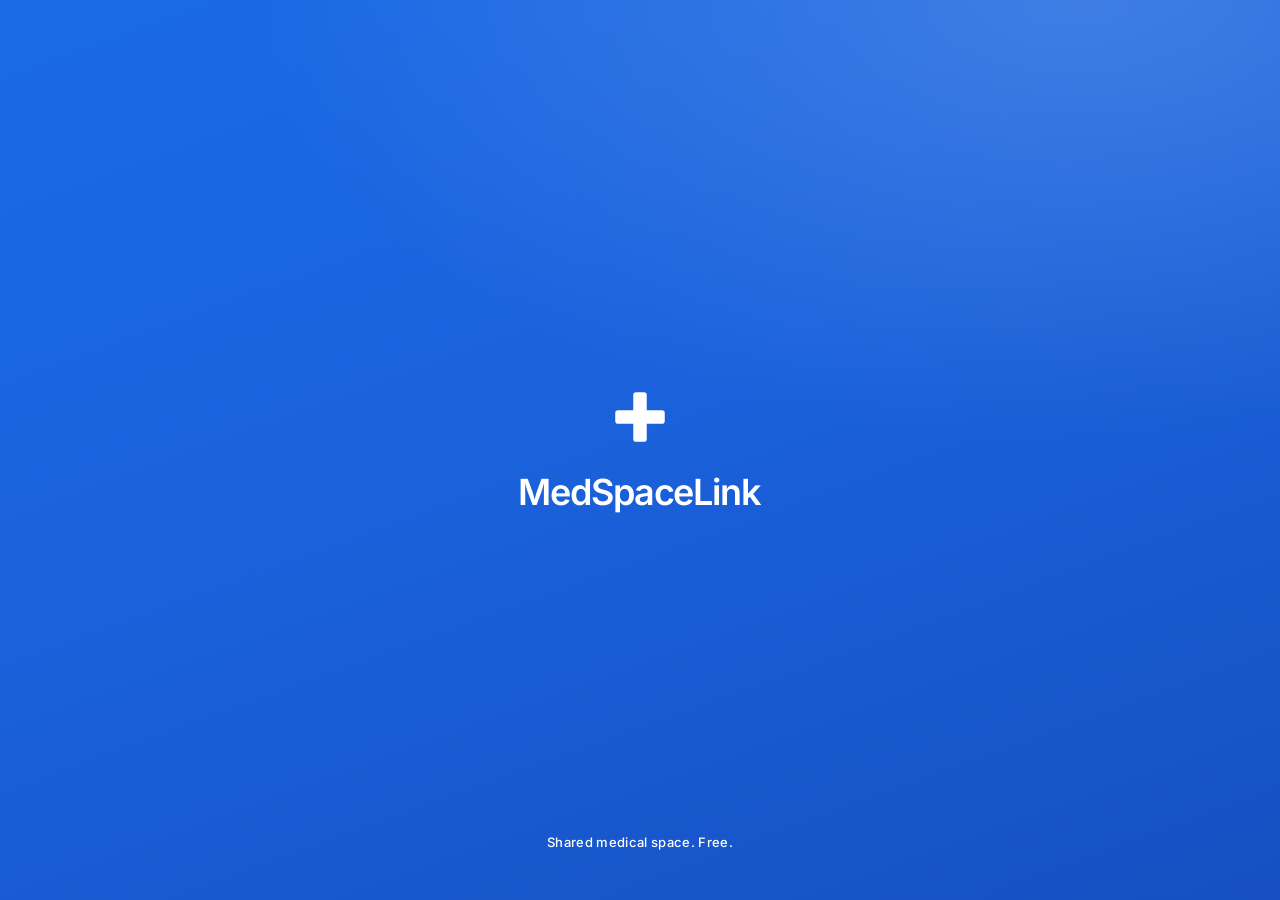
<file: index.html>
<!doctype html>
<html lang="en">
<head>
<meta charset="UTF-8" />
<meta name="viewport" content="width=device-width, initial-scale=1, viewport-fit=cover" />
<meta name="theme-color" content="#F5F8FD" media="(prefers-color-scheme: light)" />
<meta name="theme-color" content="#070E22" media="(prefers-color-scheme: dark)" />
<meta name="color-scheme" content="light dark" />
<meta name="apple-mobile-web-app-capable" content="yes" />
<meta name="description" content="MedSpaceLink: find and share medical space in New York by the day, half-day, or month. Free for clinicians." />
<link rel="manifest" href="./manifest.webmanifest" />
<link rel="icon" type="image/png" sizes="32x32" href="./favicon-32.png" />
<link rel="apple-touch-icon" href="./apple-touch-icon.png" />
<title>MedSpaceLink: shared medical space, free</title>
  <script type="module" crossorigin src="./assets/index-DytHeV4g.js"></script>
  <link rel="stylesheet" crossorigin href="./assets/index-CkB7PBbi.css">
</head>
<body class="bg-canvas"><div id="root"></div></body>
</html>
</file>
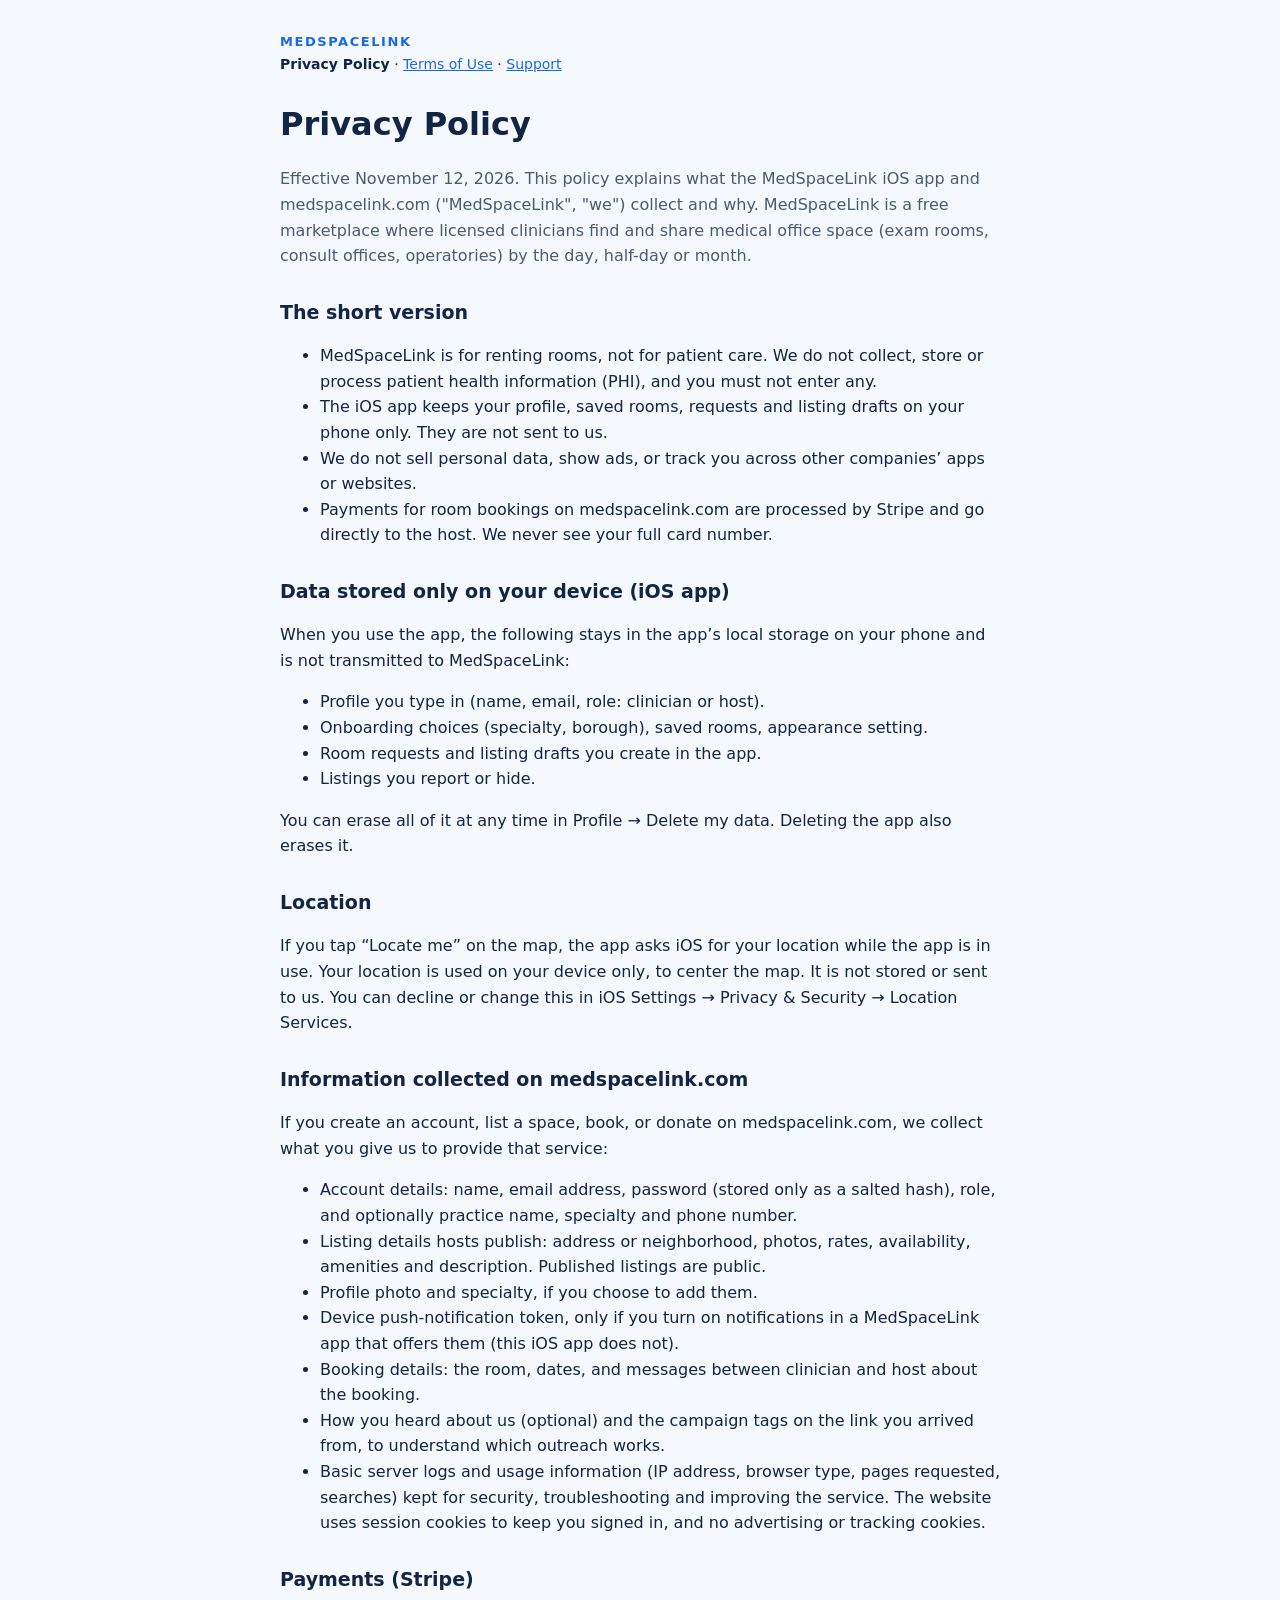
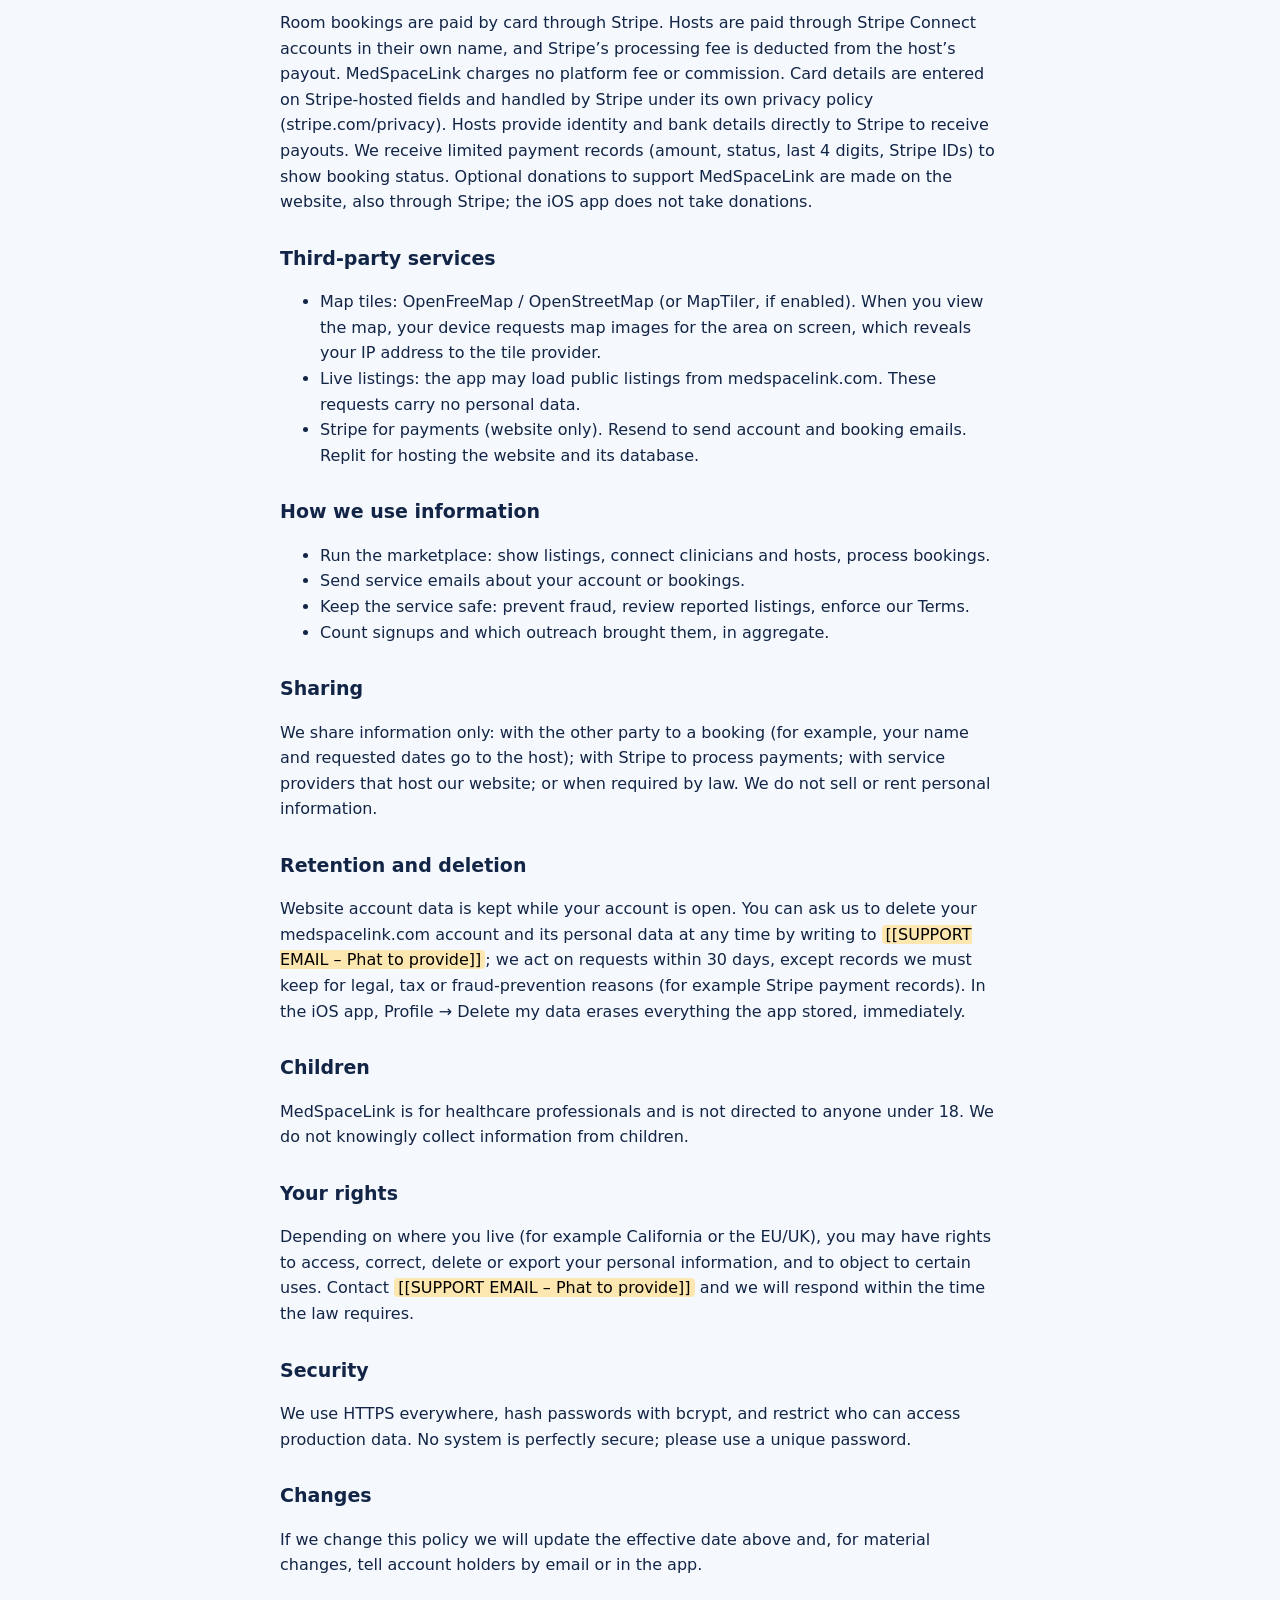
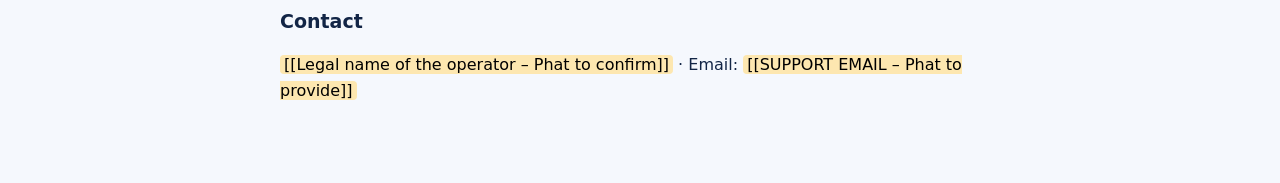
<file: legal/privacy.html>
<!doctype html><html lang="en"><head><meta charset="utf-8"><meta name="viewport" content="width=device-width,initial-scale=1">
<title>Privacy Policy · MedSpaceLink</title><meta name="robots" content="index,follow">
<style>body{font:16px/1.6 -apple-system,system-ui,Inter,Helvetica,Arial,sans-serif;color:#122546;background:#F5F8FD;margin:0}
main{max-width:720px;margin:0 auto;padding:32px 20px 64px}h1{font-size:32px;margin:8px 0}h2{font-size:19px;margin:28px 0 6px}
a{color:#1A6AE6}nav{font-size:14px;margin-bottom:24px}nav a[aria-current]{font-weight:700;text-decoration:none;color:#122546}
mark{background:#FDE7B0;padding:0 4px;border-radius:4px}.intro{color:#4A5B73}header{font-weight:700;color:#1A6AE6;letter-spacing:.12em;text-transform:uppercase;font-size:13px}
@media (prefers-color-scheme:dark){body{background:#070E22;color:#EEF3FB}.intro{color:#AEC0DD}a{color:#7AB6FF}nav a[aria-current]{color:#EEF3FB}mark{color:#122546}}</style></head>
<body><main><header>MedSpaceLink</header><nav><a href="./privacy.html" aria-current="page">Privacy Policy</a> · <a href="./terms.html">Terms of Use</a> · <a href="./support.html">Support</a></nav><h1>Privacy Policy</h1><p class="intro">Effective November 12, 2026. This policy explains what the MedSpaceLink iOS app and medspacelink.com ("MedSpaceLink", "we") collect and why. MedSpaceLink is a free marketplace where licensed clinicians find and share medical office space (exam rooms, consult offices, operatories) by the day, half-day or month.</p>
<section><h2>The short version</h2><ul><li>MedSpaceLink is for renting rooms, not for patient care. We do not collect, store or process patient health information (PHI), and you must not enter any.</li><li>The iOS app keeps your profile, saved rooms, requests and listing drafts on your phone only. They are not sent to us.</li><li>We do not sell personal data, show ads, or track you across other companies’ apps or websites.</li><li>Payments for room bookings on medspacelink.com are processed by Stripe and go directly to the host. We never see your full card number.</li></ul></section>
<section><h2>Data stored only on your device (iOS app)</h2><p>When you use the app, the following stays in the app’s local storage on your phone and is not transmitted to MedSpaceLink:</p><ul><li>Profile you type in (name, email, role: clinician or host).</li><li>Onboarding choices (specialty, borough), saved rooms, appearance setting.</li><li>Room requests and listing drafts you create in the app.</li><li>Listings you report or hide.</li></ul></section>
<section><p>You can erase all of it at any time in Profile → Delete my data. Deleting the app also erases it.</p></section>
<section><h2>Location</h2><p>If you tap “Locate me” on the map, the app asks iOS for your location while the app is in use. Your location is used on your device only, to center the map. It is not stored or sent to us. You can decline or change this in iOS Settings → Privacy &amp; Security → Location Services.</p></section>
<section><h2>Information collected on medspacelink.com</h2><p>If you create an account, list a space, book, or donate on medspacelink.com, we collect what you give us to provide that service:</p><ul><li>Account details: name, email address, password (stored only as a salted hash), role, and optionally practice name, specialty and phone number.</li><li>Listing details hosts publish: address or neighborhood, photos, rates, availability, amenities and description. Published listings are public.</li><li>Profile photo and specialty, if you choose to add them.</li><li>Device push-notification token, only if you turn on notifications in a MedSpaceLink app that offers them (this iOS app does not).</li><li>Booking details: the room, dates, and messages between clinician and host about the booking.</li><li>How you heard about us (optional) and the campaign tags on the link you arrived from, to understand which outreach works.</li><li>Basic server logs and usage information (IP address, browser type, pages requested, searches) kept for security, troubleshooting and improving the service. The website uses session cookies to keep you signed in, and no advertising or tracking cookies.</li></ul></section>
<section><h2>Payments (Stripe)</h2><p>Room bookings are paid by card through Stripe. Hosts are paid through Stripe Connect accounts in their own name, and Stripe’s processing fee is deducted from the host’s payout. MedSpaceLink charges no platform fee or commission. Card details are entered on Stripe-hosted fields and handled by Stripe under its own privacy policy (stripe.com/privacy). Hosts provide identity and bank details directly to Stripe to receive payouts. We receive limited payment records (amount, status, last 4 digits, Stripe IDs) to show booking status. Optional donations to support MedSpaceLink are made on the website, also through Stripe; the iOS app does not take donations.</p></section>
<section><h2>Third-party services</h2><ul><li>Map tiles: OpenFreeMap / OpenStreetMap (or MapTiler, if enabled). When you view the map, your device requests map images for the area on screen, which reveals your IP address to the tile provider.</li><li>Live listings: the app may load public listings from medspacelink.com. These requests carry no personal data.</li><li>Stripe for payments (website only). Resend to send account and booking emails. Replit for hosting the website and its database.</li></ul></section>
<section><h2>How we use information</h2><ul><li>Run the marketplace: show listings, connect clinicians and hosts, process bookings.</li><li>Send service emails about your account or bookings.</li><li>Keep the service safe: prevent fraud, review reported listings, enforce our Terms.</li><li>Count signups and which outreach brought them, in aggregate.</li></ul></section>
<section><h2>Sharing</h2><p>We share information only: with the other party to a booking (for example, your name and requested dates go to the host); with Stripe to process payments; with service providers that host our website; or when required by law. We do not sell or rent personal information.</p></section>
<section><h2>Retention and deletion</h2><p>Website account data is kept while your account is open. You can ask us to delete your medspacelink.com account and its personal data at any time by writing to <mark>[[SUPPORT EMAIL – Phat to provide]]</mark>; we act on requests within 30 days, except records we must keep for legal, tax or fraud-prevention reasons (for example Stripe payment records). In the iOS app, Profile → Delete my data erases everything the app stored, immediately.</p></section>
<section><h2>Children</h2><p>MedSpaceLink is for healthcare professionals and is not directed to anyone under 18. We do not knowingly collect information from children.</p></section>
<section><h2>Your rights</h2><p>Depending on where you live (for example California or the EU/UK), you may have rights to access, correct, delete or export your personal information, and to object to certain uses. Contact <mark>[[SUPPORT EMAIL – Phat to provide]]</mark> and we will respond within the time the law requires.</p></section>
<section><h2>Security</h2><p>We use HTTPS everywhere, hash passwords with bcrypt, and restrict who can access production data. No system is perfectly secure; please use a unique password.</p></section>
<section><h2>Changes</h2><p>If we change this policy we will update the effective date above and, for material changes, tell account holders by email or in the app.</p></section>
<section><h2>Contact</h2><p><mark>[[Legal name of the operator – Phat to confirm]]</mark> · Email: <mark>[[SUPPORT EMAIL – Phat to provide]]</mark></p></section>
</main></body></html>
</file>
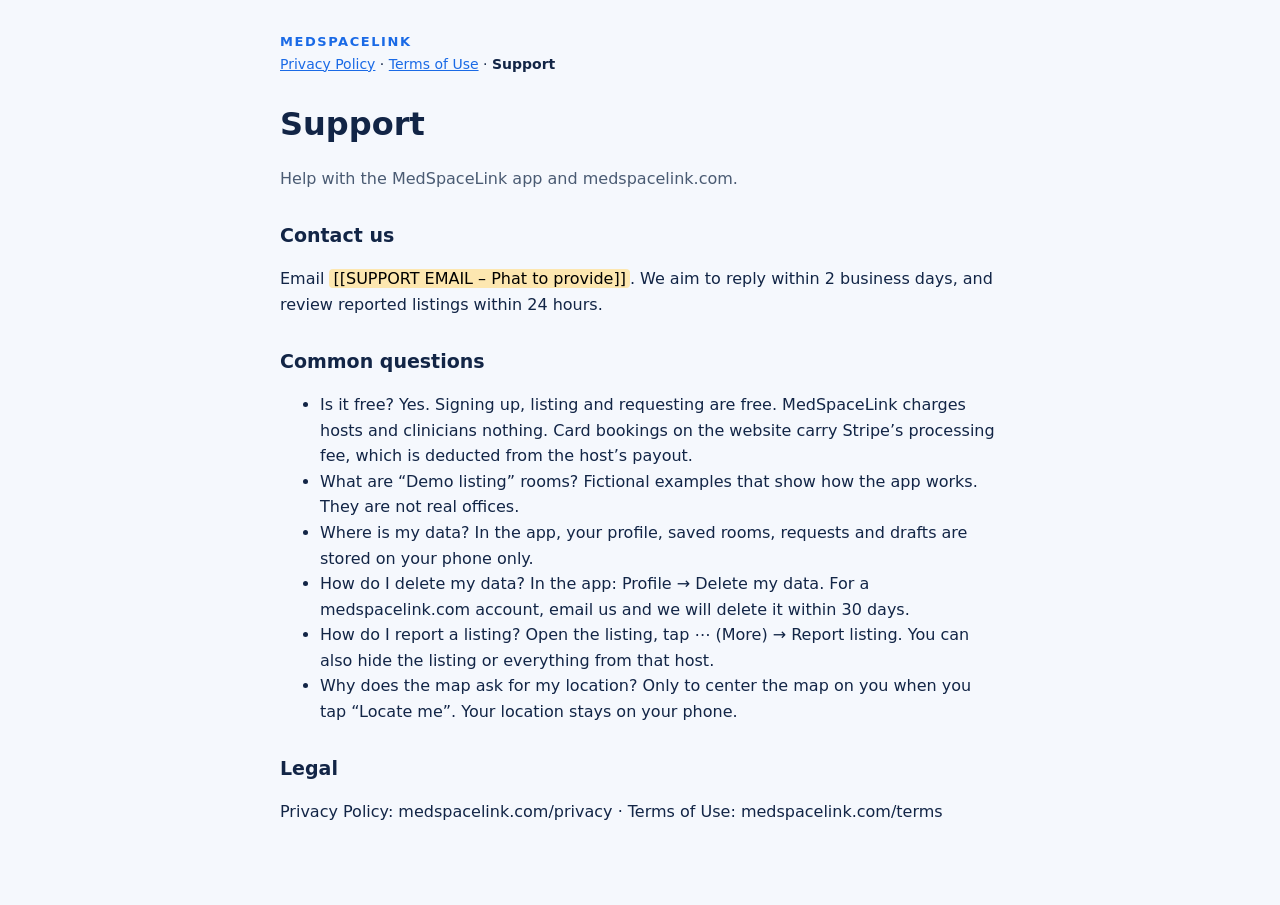
<file: legal/support.html>
<!doctype html><html lang="en"><head><meta charset="utf-8"><meta name="viewport" content="width=device-width,initial-scale=1">
<title>Support · MedSpaceLink</title><meta name="robots" content="index,follow">
<style>body{font:16px/1.6 -apple-system,system-ui,Inter,Helvetica,Arial,sans-serif;color:#122546;background:#F5F8FD;margin:0}
main{max-width:720px;margin:0 auto;padding:32px 20px 64px}h1{font-size:32px;margin:8px 0}h2{font-size:19px;margin:28px 0 6px}
a{color:#1A6AE6}nav{font-size:14px;margin-bottom:24px}nav a[aria-current]{font-weight:700;text-decoration:none;color:#122546}
mark{background:#FDE7B0;padding:0 4px;border-radius:4px}.intro{color:#4A5B73}header{font-weight:700;color:#1A6AE6;letter-spacing:.12em;text-transform:uppercase;font-size:13px}
@media (prefers-color-scheme:dark){body{background:#070E22;color:#EEF3FB}.intro{color:#AEC0DD}a{color:#7AB6FF}nav a[aria-current]{color:#EEF3FB}mark{color:#122546}}</style></head>
<body><main><header>MedSpaceLink</header><nav><a href="./privacy.html">Privacy Policy</a> · <a href="./terms.html">Terms of Use</a> · <a href="./support.html" aria-current="page">Support</a></nav><h1>Support</h1><p class="intro">Help with the MedSpaceLink app and medspacelink.com.</p>
<section><h2>Contact us</h2><p>Email <mark>[[SUPPORT EMAIL – Phat to provide]]</mark>. We aim to reply within 2 business days, and review reported listings within 24 hours.</p></section>
<section><h2>Common questions</h2><ul><li>Is it free? Yes. Signing up, listing and requesting are free. MedSpaceLink charges hosts and clinicians nothing. Card bookings on the website carry Stripe’s processing fee, which is deducted from the host’s payout.</li><li>What are “Demo listing” rooms? Fictional examples that show how the app works. They are not real offices.</li><li>Where is my data? In the app, your profile, saved rooms, requests and drafts are stored on your phone only.</li><li>How do I delete my data? In the app: Profile → Delete my data. For a medspacelink.com account, email us and we will delete it within 30 days.</li><li>How do I report a listing? Open the listing, tap ⋯ (More) → Report listing. You can also hide the listing or everything from that host.</li><li>Why does the map ask for my location? Only to center the map on you when you tap “Locate me”. Your location stays on your phone.</li></ul></section>
<section><h2>Legal</h2><p>Privacy Policy: medspacelink.com/privacy · Terms of Use: medspacelink.com/terms</p></section>
</main></body></html>
</file>
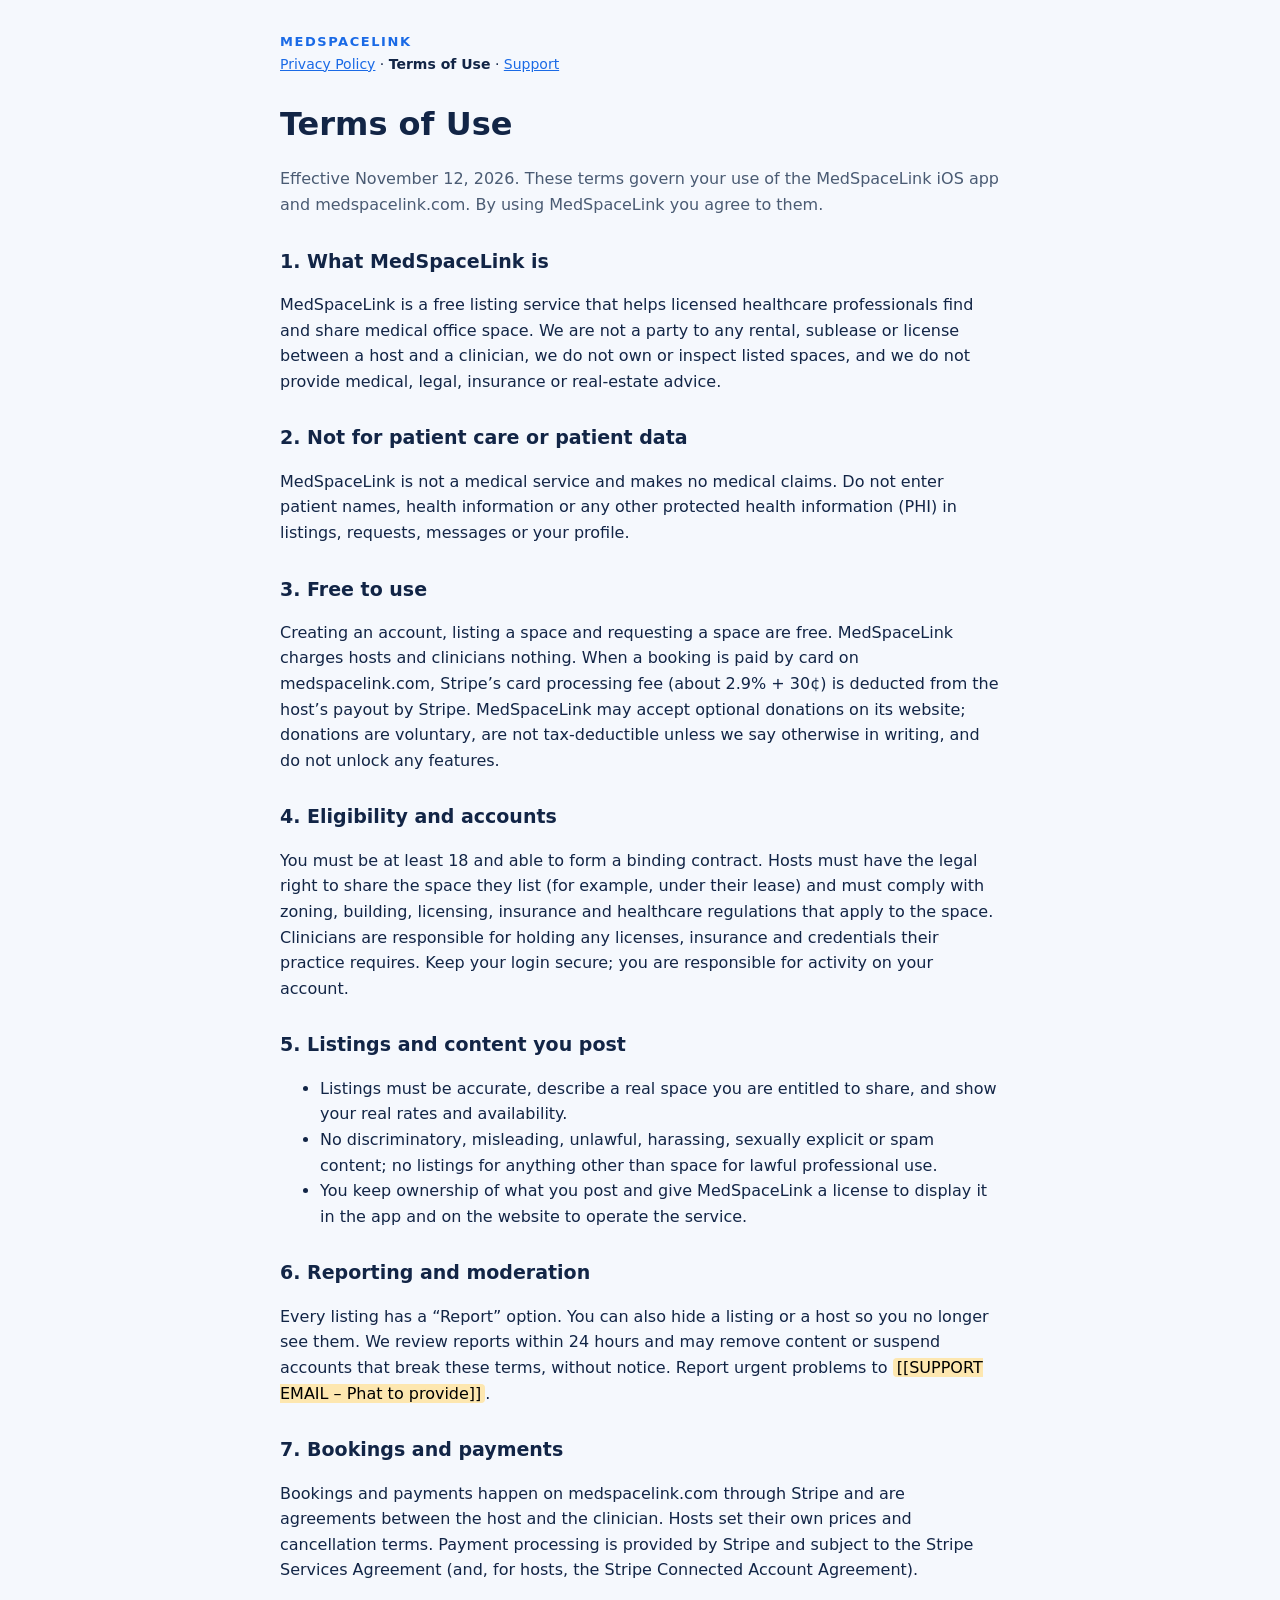
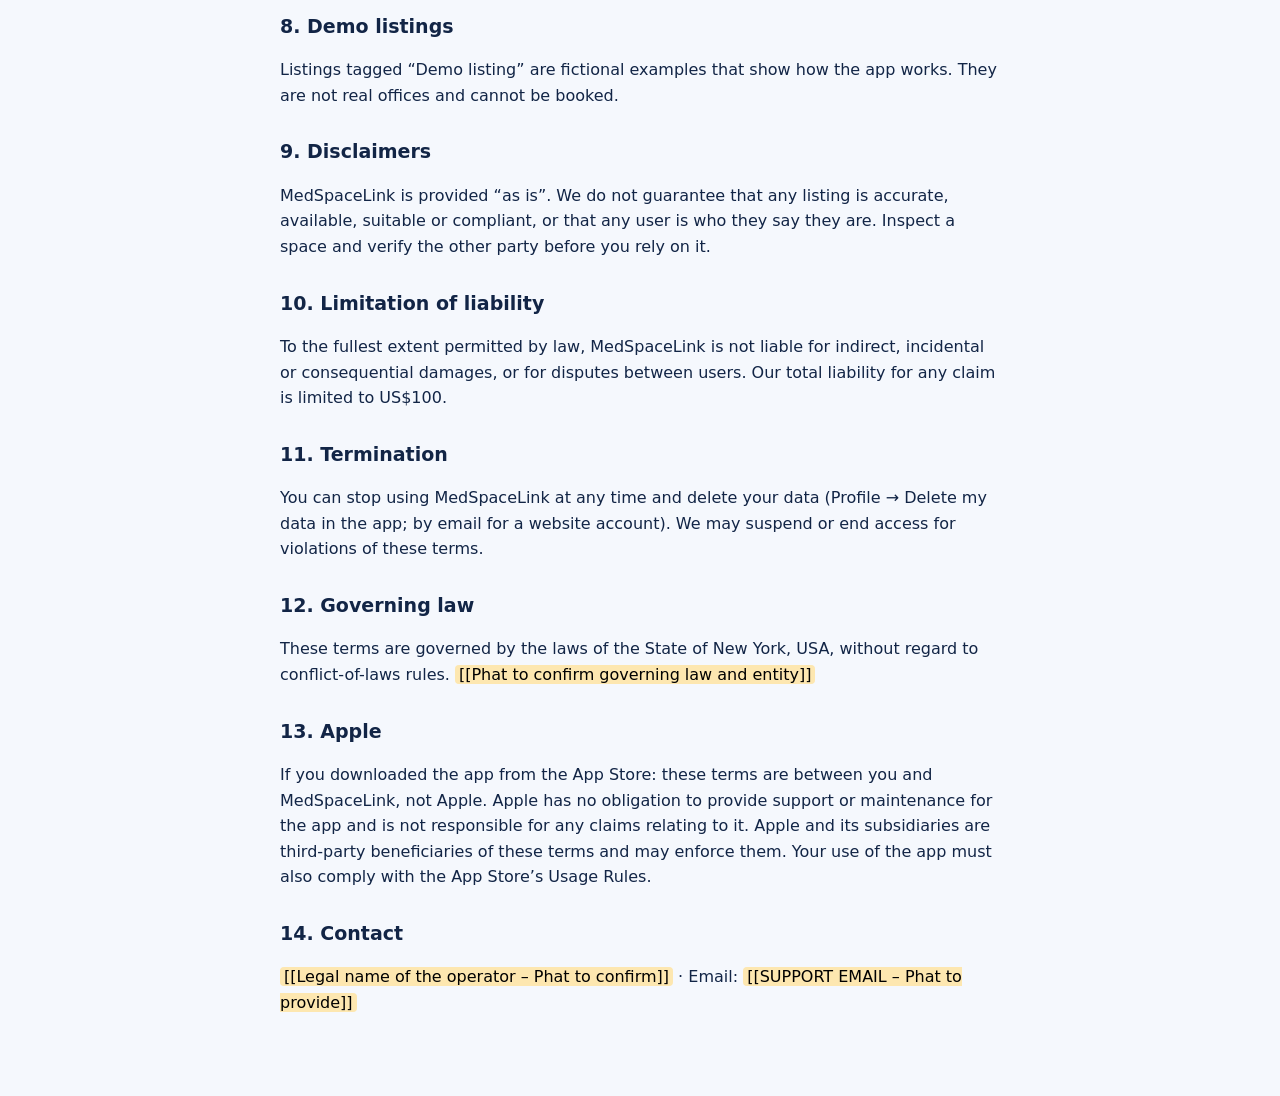
<file: legal/terms.html>
<!doctype html><html lang="en"><head><meta charset="utf-8"><meta name="viewport" content="width=device-width,initial-scale=1">
<title>Terms of Use · MedSpaceLink</title><meta name="robots" content="index,follow">
<style>body{font:16px/1.6 -apple-system,system-ui,Inter,Helvetica,Arial,sans-serif;color:#122546;background:#F5F8FD;margin:0}
main{max-width:720px;margin:0 auto;padding:32px 20px 64px}h1{font-size:32px;margin:8px 0}h2{font-size:19px;margin:28px 0 6px}
a{color:#1A6AE6}nav{font-size:14px;margin-bottom:24px}nav a[aria-current]{font-weight:700;text-decoration:none;color:#122546}
mark{background:#FDE7B0;padding:0 4px;border-radius:4px}.intro{color:#4A5B73}header{font-weight:700;color:#1A6AE6;letter-spacing:.12em;text-transform:uppercase;font-size:13px}
@media (prefers-color-scheme:dark){body{background:#070E22;color:#EEF3FB}.intro{color:#AEC0DD}a{color:#7AB6FF}nav a[aria-current]{color:#EEF3FB}mark{color:#122546}}</style></head>
<body><main><header>MedSpaceLink</header><nav><a href="./privacy.html">Privacy Policy</a> · <a href="./terms.html" aria-current="page">Terms of Use</a> · <a href="./support.html">Support</a></nav><h1>Terms of Use</h1><p class="intro">Effective November 12, 2026. These terms govern your use of the MedSpaceLink iOS app and medspacelink.com. By using MedSpaceLink you agree to them.</p>
<section><h2>1. What MedSpaceLink is</h2><p>MedSpaceLink is a free listing service that helps licensed healthcare professionals find and share medical office space. We are not a party to any rental, sublease or license between a host and a clinician, we do not own or inspect listed spaces, and we do not provide medical, legal, insurance or real-estate advice.</p></section>
<section><h2>2. Not for patient care or patient data</h2><p>MedSpaceLink is not a medical service and makes no medical claims. Do not enter patient names, health information or any other protected health information (PHI) in listings, requests, messages or your profile.</p></section>
<section><h2>3. Free to use</h2><p>Creating an account, listing a space and requesting a space are free. MedSpaceLink charges hosts and clinicians nothing. When a booking is paid by card on medspacelink.com, Stripe’s card processing fee (about 2.9% + 30¢) is deducted from the host’s payout by Stripe. MedSpaceLink may accept optional donations on its website; donations are voluntary, are not tax-deductible unless we say otherwise in writing, and do not unlock any features.</p></section>
<section><h2>4. Eligibility and accounts</h2><p>You must be at least 18 and able to form a binding contract. Hosts must have the legal right to share the space they list (for example, under their lease) and must comply with zoning, building, licensing, insurance and healthcare regulations that apply to the space. Clinicians are responsible for holding any licenses, insurance and credentials their practice requires. Keep your login secure; you are responsible for activity on your account.</p></section>
<section><h2>5. Listings and content you post</h2><ul><li>Listings must be accurate, describe a real space you are entitled to share, and show your real rates and availability.</li><li>No discriminatory, misleading, unlawful, harassing, sexually explicit or spam content; no listings for anything other than space for lawful professional use.</li><li>You keep ownership of what you post and give MedSpaceLink a license to display it in the app and on the website to operate the service.</li></ul></section>
<section><h2>6. Reporting and moderation</h2><p>Every listing has a “Report” option. You can also hide a listing or a host so you no longer see them. We review reports within 24 hours and may remove content or suspend accounts that break these terms, without notice. Report urgent problems to <mark>[[SUPPORT EMAIL – Phat to provide]]</mark>.</p></section>
<section><h2>7. Bookings and payments</h2><p>Bookings and payments happen on medspacelink.com through Stripe and are agreements between the host and the clinician. Hosts set their own prices and cancellation terms. Payment processing is provided by Stripe and subject to the Stripe Services Agreement (and, for hosts, the Stripe Connected Account Agreement).</p></section>
<section><h2>8. Demo listings</h2><p>Listings tagged “Demo listing” are fictional examples that show how the app works. They are not real offices and cannot be booked.</p></section>
<section><h2>9. Disclaimers</h2><p>MedSpaceLink is provided “as is”. We do not guarantee that any listing is accurate, available, suitable or compliant, or that any user is who they say they are. Inspect a space and verify the other party before you rely on it.</p></section>
<section><h2>10. Limitation of liability</h2><p>To the fullest extent permitted by law, MedSpaceLink is not liable for indirect, incidental or consequential damages, or for disputes between users. Our total liability for any claim is limited to US$100.</p></section>
<section><h2>11. Termination</h2><p>You can stop using MedSpaceLink at any time and delete your data (Profile → Delete my data in the app; by email for a website account). We may suspend or end access for violations of these terms.</p></section>
<section><h2>12. Governing law</h2><p>These terms are governed by the laws of the State of New York, USA, without regard to conflict-of-laws rules. <mark>[[Phat to confirm governing law and entity]]</mark></p></section>
<section><h2>13. Apple</h2><p>If you downloaded the app from the App Store: these terms are between you and MedSpaceLink, not Apple. Apple has no obligation to provide support or maintenance for the app and is not responsible for any claims relating to it. Apple and its subsidiaries are third-party beneficiaries of these terms and may enforce them. Your use of the app must also comply with the App Store’s Usage Rules.</p></section>
<section><h2>14. Contact</h2><p><mark>[[Legal name of the operator – Phat to confirm]]</mark> · Email: <mark>[[SUPPORT EMAIL – Phat to provide]]</mark></p></section>
</main></body></html>
</file>
<file: assets/index-CkB7PBbi.css>
@font-face{font-family:Inter Variable;font-style:normal;font-display:swap;font-weight:100 900;src:url(./inter-cyrillic-ext-wght-normal-BOeWTOD4.woff2) format("woff2-variations");unicode-range:U+0460-052F,U+1C80-1C8A,U+20B4,U+2DE0-2DFF,U+A640-A69F,U+FE2E-FE2F}@font-face{font-family:Inter Variable;font-style:normal;font-display:swap;font-weight:100 900;src:url(./inter-cyrillic-wght-normal-DqGufNeO.woff2) format("woff2-variations");unicode-range:U+0301,U+0400-045F,U+0490-0491,U+04B0-04B1,U+2116}@font-face{font-family:Inter Variable;font-style:normal;font-display:swap;font-weight:100 900;src:url(./inter-greek-ext-wght-normal-DlzME5K_.woff2) format("woff2-variations");unicode-range:U+1F00-1FFF}@font-face{font-family:Inter Variable;font-style:normal;font-display:swap;font-weight:100 900;src:url(./inter-greek-wght-normal-CkhJZR-_.woff2) format("woff2-variations");unicode-range:U+0370-0377,U+037A-037F,U+0384-038A,U+038C,U+038E-03A1,U+03A3-03FF}@font-face{font-family:Inter Variable;font-style:normal;font-display:swap;font-weight:100 900;src:url(./inter-vietnamese-wght-normal-CBcvBZtf.woff2) format("woff2-variations");unicode-range:U+0102-0103,U+0110-0111,U+0128-0129,U+0168-0169,U+01A0-01A1,U+01AF-01B0,U+0300-0301,U+0303-0304,U+0308-0309,U+0323,U+0329,U+1EA0-1EF9,U+20AB}@font-face{font-family:Inter Variable;font-style:normal;font-display:swap;font-weight:100 900;src:url(./inter-latin-ext-wght-normal-DO1Apj_S.woff2) format("woff2-variations");unicode-range:U+0100-02BA,U+02BD-02C5,U+02C7-02CC,U+02CE-02D7,U+02DD-02FF,U+0304,U+0308,U+0329,U+1D00-1DBF,U+1E00-1E9F,U+1EF2-1EFF,U+2020,U+20A0-20AB,U+20AD-20C0,U+2113,U+2C60-2C7F,U+A720-A7FF}@font-face{font-family:Inter Variable;font-style:normal;font-display:swap;font-weight:100 900;src:url(./inter-latin-wght-normal-Dx4kXJAl.woff2) format("woff2-variations");unicode-range:U+0000-00FF,U+0131,U+0152-0153,U+02BB-02BC,U+02C6,U+02DA,U+02DC,U+0304,U+0308,U+0329,U+2000-206F,U+20AC,U+2122,U+2191,U+2193,U+2212,U+2215,U+FEFF,U+FFFD}*,:before,:after{--tw-border-spacing-x: 0;--tw-border-spacing-y: 0;--tw-translate-x: 0;--tw-translate-y: 0;--tw-rotate: 0;--tw-skew-x: 0;--tw-skew-y: 0;--tw-scale-x: 1;--tw-scale-y: 1;--tw-pan-x: ;--tw-pan-y: ;--tw-pinch-zoom: ;--tw-scroll-snap-strictness: proximity;--tw-gradient-from-position: ;--tw-gradient-via-position: ;--tw-gradient-to-position: ;--tw-ordinal: ;--tw-slashed-zero: ;--tw-numeric-figure: ;--tw-numeric-spacing: ;--tw-numeric-fraction: ;--tw-ring-inset: ;--tw-ring-offset-width: 0px;--tw-ring-offset-color: #fff;--tw-ring-color: rgb(59 130 246 / .5);--tw-ring-offset-shadow: 0 0 #0000;--tw-ring-shadow: 0 0 #0000;--tw-shadow: 0 0 #0000;--tw-shadow-colored: 0 0 #0000;--tw-blur: ;--tw-brightness: ;--tw-contrast: ;--tw-grayscale: ;--tw-hue-rotate: ;--tw-invert: ;--tw-saturate: ;--tw-sepia: ;--tw-drop-shadow: ;--tw-backdrop-blur: ;--tw-backdrop-brightness: ;--tw-backdrop-contrast: ;--tw-backdrop-grayscale: ;--tw-backdrop-hue-rotate: ;--tw-backdrop-invert: ;--tw-backdrop-opacity: ;--tw-backdrop-saturate: ;--tw-backdrop-sepia: ;--tw-contain-size: ;--tw-contain-layout: ;--tw-contain-paint: ;--tw-contain-style: }::backdrop{--tw-border-spacing-x: 0;--tw-border-spacing-y: 0;--tw-translate-x: 0;--tw-translate-y: 0;--tw-rotate: 0;--tw-skew-x: 0;--tw-skew-y: 0;--tw-scale-x: 1;--tw-scale-y: 1;--tw-pan-x: ;--tw-pan-y: ;--tw-pinch-zoom: ;--tw-scroll-snap-strictness: proximity;--tw-gradient-from-position: ;--tw-gradient-via-position: ;--tw-gradient-to-position: ;--tw-ordinal: ;--tw-slashed-zero: ;--tw-numeric-figure: ;--tw-numeric-spacing: ;--tw-numeric-fraction: ;--tw-ring-inset: ;--tw-ring-offset-width: 0px;--tw-ring-offset-color: #fff;--tw-ring-color: rgb(59 130 246 / .5);--tw-ring-offset-shadow: 0 0 #0000;--tw-ring-shadow: 0 0 #0000;--tw-shadow: 0 0 #0000;--tw-shadow-colored: 0 0 #0000;--tw-blur: ;--tw-brightness: ;--tw-contrast: ;--tw-grayscale: ;--tw-hue-rotate: ;--tw-invert: ;--tw-saturate: ;--tw-sepia: ;--tw-drop-shadow: ;--tw-backdrop-blur: ;--tw-backdrop-brightness: ;--tw-backdrop-contrast: ;--tw-backdrop-grayscale: ;--tw-backdrop-hue-rotate: ;--tw-backdrop-invert: ;--tw-backdrop-opacity: ;--tw-backdrop-saturate: ;--tw-backdrop-sepia: ;--tw-contain-size: ;--tw-contain-layout: ;--tw-contain-paint: ;--tw-contain-style: }*,:before,:after{box-sizing:border-box;border-width:0;border-style:solid;border-color:#e5e7eb}:before,:after{--tw-content: ""}html,:host{line-height:1.5;-webkit-text-size-adjust:100%;-moz-tab-size:4;-o-tab-size:4;tab-size:4;font-family:Inter Variable,Inter,-apple-system,BlinkMacSystemFont,system-ui,sans-serif;font-feature-settings:normal;font-variation-settings:normal;-webkit-tap-highlight-color:transparent}body{margin:0;line-height:inherit}hr{height:0;color:inherit;border-top-width:1px}abbr:where([title]){-webkit-text-decoration:underline dotted;text-decoration:underline dotted}h1,h2,h3,h4,h5,h6{font-size:inherit;font-weight:inherit}a{color:inherit;text-decoration:inherit}b,strong{font-weight:bolder}code,kbd,samp,pre{font-family:ui-monospace,SFMono-Regular,Menlo,Monaco,Consolas,Liberation Mono,Courier New,monospace;font-feature-settings:normal;font-variation-settings:normal;font-size:1em}small{font-size:80%}sub,sup{font-size:75%;line-height:0;position:relative;vertical-align:baseline}sub{bottom:-.25em}sup{top:-.5em}table{text-indent:0;border-color:inherit;border-collapse:collapse}button,input,optgroup,select,textarea{font-family:inherit;font-feature-settings:inherit;font-variation-settings:inherit;font-size:100%;font-weight:inherit;line-height:inherit;letter-spacing:inherit;color:inherit;margin:0;padding:0}button,select{text-transform:none}button,input:where([type=button]),input:where([type=reset]),input:where([type=submit]){-webkit-appearance:button;background-color:transparent;background-image:none}:-moz-focusring{outline:auto}:-moz-ui-invalid{box-shadow:none}progress{vertical-align:baseline}::-webkit-inner-spin-button,::-webkit-outer-spin-button{height:auto}[type=search]{-webkit-appearance:textfield;outline-offset:-2px}::-webkit-search-decoration{-webkit-appearance:none}::-webkit-file-upload-button{-webkit-appearance:button;font:inherit}summary{display:list-item}blockquote,dl,dd,h1,h2,h3,h4,h5,h6,hr,figure,p,pre{margin:0}fieldset{margin:0;padding:0}legend{padding:0}ol,ul,menu{list-style:none;margin:0;padding:0}dialog{padding:0}textarea{resize:vertical}input::-moz-placeholder,textarea::-moz-placeholder{opacity:1;color:#9ca3af}input::placeholder,textarea::placeholder{opacity:1;color:#9ca3af}button,[role=button]{cursor:pointer}:disabled{cursor:default}img,svg,video,canvas,audio,iframe,embed,object{display:block;vertical-align:middle}img,video{max-width:100%;height:auto}[hidden]:where(:not([hidden=until-found])){display:none}.container{width:100%}@media (min-width: 640px){.container{max-width:640px}}@media (min-width: 768px){.container{max-width:768px}}@media (min-width: 1024px){.container{max-width:1024px}}@media (min-width: 1280px){.container{max-width:1280px}}@media (min-width: 1536px){.container{max-width:1536px}}.sr-only{position:absolute;width:1px;height:1px;padding:0;margin:-1px;overflow:hidden;clip:rect(0,0,0,0);white-space:nowrap;border-width:0}.pointer-events-none{pointer-events:none}.pointer-events-auto{pointer-events:auto}.visible{visibility:visible}.invisible{visibility:hidden}.collapse{visibility:collapse}.static{position:static}.fixed{position:fixed}.absolute{position:absolute}.relative{position:relative}.sticky{position:sticky}.inset-0{top:0;right:0;bottom:0;left:0}.inset-x-0{left:0;right:0}.inset-x-4{left:1rem;right:1rem}.inset-x-5{left:1.25rem;right:1.25rem}.-bottom-12{bottom:-3rem}.-right-16{right:-4rem}.-right-8{right:-2rem}.-top-16{top:-4rem}.bottom-0{bottom:0}.bottom-10{bottom:2.5rem}.bottom-3{bottom:.75rem}.bottom-\[calc\(110px\+var\(--sab\)\)\]{bottom:calc(110px + var(--sab))}.bottom-\[calc\(48px\+var\(--sab\)\)\]{bottom:calc(48px + var(--sab))}.bottom-\[calc\(80px\+var\(--sab\)\)\]{bottom:calc(80px + var(--sab))}.bottom-\[calc\(92px\+var\(--sab\)\)\]{bottom:calc(92px + var(--sab))}.bottom-\[calc\(96px\+var\(--sab\)\)\]{bottom:calc(96px + var(--sab))}.left-0\.5{left:.125rem}.left-1\/2{left:50%}.left-2{left:.5rem}.left-3{left:.75rem}.left-4{left:1rem}.left-5{left:1.25rem}.left-\[22px\]{left:22px}.right-1{right:.25rem}.right-2{right:.5rem}.right-3{right:.75rem}.right-4{right:1rem}.right-\[calc\(50\%-18px\)\]{right:calc(50% - 18px)}.top-0{top:0}.top-0\.5{top:.125rem}.top-1{top:.25rem}.top-1\/2{top:50%}.top-3{top:.75rem}.top-\[calc\(10px\+var\(--sat\)\)\]{top:calc(10px + var(--sat))}.z-0{z-index:0}.z-10{z-index:10}.z-20{z-index:20}.z-30{z-index:30}.z-40{z-index:40}.z-50{z-index:50}.z-\[1000\]{z-index:1000}.z-\[1100\]{z-index:1100}.z-\[1\]{z-index:1}.z-\[500\]{z-index:500}.\!mx-0{margin-left:0!important;margin-right:0!important}.-mx-5{margin-left:-1.25rem;margin-right:-1.25rem}.mx-5{margin-left:1.25rem;margin-right:1.25rem}.mx-auto{margin-left:auto;margin-right:auto}.-mr-1{margin-right:-.25rem}.-mt-0\.5{margin-top:-.125rem}.-mt-1{margin-top:-.25rem}.-mt-5{margin-top:-1.25rem}.-mt-6{margin-top:-1.5rem}.mb-1\.5{margin-bottom:.375rem}.mb-3{margin-bottom:.75rem}.mb-4{margin-bottom:1rem}.ml-auto{margin-left:auto}.mr-1{margin-right:.25rem}.mt-0\.5{margin-top:.125rem}.mt-1{margin-top:.25rem}.mt-1\.5{margin-top:.375rem}.mt-10{margin-top:2.5rem}.mt-2{margin-top:.5rem}.mt-2\.5{margin-top:.625rem}.mt-3{margin-top:.75rem}.mt-4{margin-top:1rem}.mt-5{margin-top:1.25rem}.mt-6{margin-top:1.5rem}.mt-7{margin-top:1.75rem}.mt-8{margin-top:2rem}.mt-9{margin-top:2.25rem}.mt-\[2px\]{margin-top:2px}.mt-auto{margin-top:auto}.line-clamp-1{overflow:hidden;display:-webkit-box;-webkit-box-orient:vertical;-webkit-line-clamp:1}.line-clamp-2{overflow:hidden;display:-webkit-box;-webkit-box-orient:vertical;-webkit-line-clamp:2}.line-clamp-3{overflow:hidden;display:-webkit-box;-webkit-box-orient:vertical;-webkit-line-clamp:3}.block{display:block}.inline-block{display:inline-block}.inline{display:inline}.flex{display:flex}.inline-flex{display:inline-flex}.table{display:table}.grid{display:grid}.hidden{display:none}.aspect-\[16\/11\]{aspect-ratio:16/11}.aspect-\[4\/3\]{aspect-ratio:4/3}.aspect-\[4\/5\]{aspect-ratio:4/5}.\!h-10{height:2.5rem!important}.\!h-11{height:2.75rem!important}.\!h-14{height:3.5rem!important}.h-1\.5{height:.375rem}.h-10{height:2.5rem}.h-11{height:2.75rem}.h-12{height:3rem}.h-14{height:3.5rem}.h-16{height:4rem}.h-2{height:.5rem}.h-20{height:5rem}.h-24{height:6rem}.h-28{height:7rem}.h-32{height:8rem}.h-4{height:1rem}.h-5{height:1.25rem}.h-56{height:14rem}.h-6{height:1.5rem}.h-7{height:1.75rem}.h-8{height:2rem}.h-9{height:2.25rem}.h-\[112px\]{height:112px}.h-\[118px\]{height:118px}.h-\[200px\]{height:200px}.h-\[46vh\]{height:46vh}.h-\[50px\]{height:50px}.h-\[52px\]{height:52px}.h-\[58px\]{height:58px}.h-\[60px\]{height:60px}.h-\[64px\]{height:64px}.h-\[68px\]{height:68px}.h-\[92px\]{height:92px}.h-full{height:100%}.max-h-\[88vh\]{max-height:88vh}.min-h-11{min-height:2.75rem}.min-h-12{min-height:3rem}.min-h-\[320px\]{min-height:320px}.min-h-\[44px\]{min-height:44px}.min-h-\[56px\]{min-height:56px}.min-h-\[64px\]{min-height:64px}.min-h-\[68px\]{min-height:68px}.min-h-\[70vh\]{min-height:70vh}.min-h-\[92px\]{min-height:92px}.min-h-\[96px\]{min-height:96px}.min-h-screen{min-height:100vh}.\!w-10{width:2.5rem!important}.w-1\.5{width:.375rem}.w-10{width:2.5rem}.w-11{width:2.75rem}.w-12{width:3rem}.w-14{width:3.5rem}.w-16{width:4rem}.w-2{width:.5rem}.w-20{width:5rem}.w-28{width:7rem}.w-32{width:8rem}.w-4{width:1rem}.w-5{width:1.25rem}.w-56{width:14rem}.w-6{width:1.5rem}.w-7{width:1.75rem}.w-8{width:2rem}.w-9{width:2.25rem}.w-\[52px\]{width:52px}.w-\[58px\]{width:58px}.w-\[60px\]{width:60px}.w-\[62px\]{width:62px}.w-\[68px\]{width:68px}.w-\[78\%\]{width:78%}.w-\[84\%\]{width:84%}.w-\[96px\]{width:96px}.w-\[calc\(100\%-40px\)\]{width:calc(100% - 40px)}.w-fit{width:-moz-fit-content;width:fit-content}.w-full{width:100%}.min-w-0{min-width:0px}.min-w-10{min-width:2.5rem}.min-w-4{min-width:1rem}.min-w-5{min-width:1.25rem}.max-w-\[300px\]{max-width:300px}.max-w-\[320px\]{max-width:320px}.max-w-\[340px\]{max-width:340px}.max-w-\[560px\]{max-width:560px}.max-w-\[640px\]{max-width:640px}.max-w-\[80\%\]{max-width:80%}.max-w-\[90\%\]{max-width:90%}.max-w-\[90vw\]{max-width:90vw}.flex-1{flex:1 1 0%}.shrink-0{flex-shrink:0}.-translate-y-1\/2{--tw-translate-y: -50%;transform:translate(var(--tw-translate-x),var(--tw-translate-y)) rotate(var(--tw-rotate)) skew(var(--tw-skew-x)) skewY(var(--tw-skew-y)) scaleX(var(--tw-scale-x)) scaleY(var(--tw-scale-y))}.-rotate-90{--tw-rotate: -90deg;transform:translate(var(--tw-translate-x),var(--tw-translate-y)) rotate(var(--tw-rotate)) skew(var(--tw-skew-x)) skewY(var(--tw-skew-y)) scaleX(var(--tw-scale-x)) scaleY(var(--tw-scale-y))}.transform{transform:translate(var(--tw-translate-x),var(--tw-translate-y)) rotate(var(--tw-rotate)) skew(var(--tw-skew-x)) skewY(var(--tw-skew-y)) scaleX(var(--tw-scale-x)) scaleY(var(--tw-scale-y))}@keyframes pulse{50%{opacity:.5}}.animate-pulse{animation:pulse 2s cubic-bezier(.4,0,.6,1) infinite}.cursor-grab{cursor:grab}.cursor-pointer{cursor:pointer}.snap-x{scroll-snap-type:x var(--tw-scroll-snap-strictness)}.snap-mandatory{--tw-scroll-snap-strictness: mandatory}.snap-start{scroll-snap-align:start}.snap-center{scroll-snap-align:center}.scroll-mt-4{scroll-margin-top:1rem}.scroll-px-5{scroll-padding-left:1.25rem;scroll-padding-right:1.25rem}.list-disc{list-style-type:disc}.grid-cols-2{grid-template-columns:repeat(2,minmax(0,1fr))}.grid-cols-3{grid-template-columns:repeat(3,minmax(0,1fr))}.grid-cols-6{grid-template-columns:repeat(6,minmax(0,1fr))}.flex-col{flex-direction:column}.flex-wrap{flex-wrap:wrap}.place-items-center{place-items:center}.items-start{align-items:flex-start}.items-end{align-items:flex-end}.items-center{align-items:center}.items-baseline{align-items:baseline}.justify-start{justify-content:flex-start}.justify-end{justify-content:flex-end}.justify-center{justify-content:center}.justify-between{justify-content:space-between}.gap-1{gap:.25rem}.gap-1\.5{gap:.375rem}.gap-2{gap:.5rem}.gap-2\.5{gap:.625rem}.gap-3{gap:.75rem}.gap-3\.5{gap:.875rem}.gap-4{gap:1rem}.gap-7{gap:1.75rem}.space-y-1\.5>:not([hidden])~:not([hidden]){--tw-space-y-reverse: 0;margin-top:calc(.375rem * calc(1 - var(--tw-space-y-reverse)));margin-bottom:calc(.375rem * var(--tw-space-y-reverse))}.space-y-2>:not([hidden])~:not([hidden]){--tw-space-y-reverse: 0;margin-top:calc(.5rem * calc(1 - var(--tw-space-y-reverse)));margin-bottom:calc(.5rem * var(--tw-space-y-reverse))}.divide-y>:not([hidden])~:not([hidden]){--tw-divide-y-reverse: 0;border-top-width:calc(1px * calc(1 - var(--tw-divide-y-reverse)));border-bottom-width:calc(1px * var(--tw-divide-y-reverse))}.divide-line>:not([hidden])~:not([hidden]){--tw-divide-opacity: 1;border-color:rgb(var(--line) / var(--tw-divide-opacity, 1))}.self-start{align-self:flex-start}.overflow-hidden{overflow:hidden}.overflow-x-auto{overflow-x:auto}.overflow-y-auto{overflow-y:auto}.truncate{overflow:hidden;text-overflow:ellipsis;white-space:nowrap}.whitespace-nowrap{white-space:nowrap}.whitespace-pre-wrap{white-space:pre-wrap}.break-words{overflow-wrap:break-word}.rounded{border-radius:.25rem}.rounded-2xl{border-radius:20px}.rounded-3xl{border-radius:28px}.rounded-4xl{border-radius:36px}.rounded-\[22px\]{border-radius:22px}.rounded-full{border-radius:9999px}.rounded-lg{border-radius:.5rem}.rounded-md{border-radius:.375rem}.rounded-xl{border-radius:14px}.rounded-b-4xl{border-bottom-right-radius:36px;border-bottom-left-radius:36px}.rounded-t-4xl{border-top-left-radius:36px;border-top-right-radius:36px}.border{border-width:1px}.border-2{border-width:2px}.border-\[14px\]{border-width:14px}.border-b{border-bottom-width:1px}.border-t{border-top-width:1px}.border-dashed{border-style:dashed}.border-line{--tw-border-opacity: 1;border-color:rgb(var(--line) / var(--tw-border-opacity, 1))}.border-line\/60{border-color:rgb(var(--line) / .6)}.border-line\/70{border-color:rgb(var(--line) / .7)}.border-navy{--tw-border-opacity: 1;border-color:rgb(var(--navy) / var(--tw-border-opacity, 1))}.border-navy\/20{border-color:rgb(var(--navy) / .2)}.border-transparent{border-color:transparent}.border-white\/15{border-color:#ffffff26}.border-white\/35{border-color:#ffffff59}.border-white\/40{border-color:#fff6}.\!bg-surface-2{--tw-bg-opacity: 1 !important;background-color:rgb(var(--surface-2) / var(--tw-bg-opacity, 1))!important}.bg-\[\#0A2463\]{--tw-bg-opacity: 1;background-color:rgb(10 36 99 / var(--tw-bg-opacity, 1))}.bg-\[\#0A2463\]\/30{background-color:#0a24634d}.bg-\[\#2F80ED\]{--tw-bg-opacity: 1;background-color:rgb(47 128 237 / var(--tw-bg-opacity, 1))}.bg-\[\#D34343\]{--tw-bg-opacity: 1;background-color:rgb(211 67 67 / var(--tw-bg-opacity, 1))}.bg-\[\#D34343\]\/\[\.12\]{background-color:#d343431f}.bg-\[\#D64545\]\/10{background-color:#d645451a}.bg-\[\#F5B83D\]\/40{background-color:#f5b83d66}.bg-black\/40{background-color:#0006}.bg-black\/45{background-color:#00000073}.bg-black\/50{background-color:#00000080}.bg-black\/55{background-color:#0000008c}.bg-canvas{--tw-bg-opacity: 1;background-color:rgb(var(--canvas) / var(--tw-bg-opacity, 1))}.bg-line{--tw-bg-opacity: 1;background-color:rgb(var(--line) / var(--tw-bg-opacity, 1))}.bg-navy{--tw-bg-opacity: 1;background-color:rgb(var(--navy) / var(--tw-bg-opacity, 1))}.bg-navy-soft{--tw-bg-opacity: 1;background-color:rgb(var(--navy-soft) / var(--tw-bg-opacity, 1))}.bg-surface{--tw-bg-opacity: 1;background-color:rgb(var(--surface) / var(--tw-bg-opacity, 1))}.bg-surface-2{--tw-bg-opacity: 1;background-color:rgb(var(--surface-2) / var(--tw-bg-opacity, 1))}.bg-surface\/90{background-color:rgb(var(--surface) / .9)}.bg-transparent{background-color:transparent}.bg-white{--tw-bg-opacity: 1;background-color:rgb(255 255 255 / var(--tw-bg-opacity, 1))}.bg-white\/15{background-color:#ffffff26}.bg-white\/20{background-color:#fff3}.bg-white\/30{background-color:#ffffff4d}.bg-white\/50{background-color:#ffffff80}.bg-white\/90{background-color:#ffffffe6}.bg-gradient-to-b{background-image:linear-gradient(to bottom,var(--tw-gradient-stops))}.bg-gradient-to-t{background-image:linear-gradient(to top,var(--tw-gradient-stops))}.from-\[\#0A2463\]\/85{--tw-gradient-from: rgb(10 36 99 / .85) var(--tw-gradient-from-position);--tw-gradient-to: rgb(10 36 99 / 0) var(--tw-gradient-to-position);--tw-gradient-stops: var(--tw-gradient-from), var(--tw-gradient-to)}.from-black\/35{--tw-gradient-from: rgb(0 0 0 / .35) var(--tw-gradient-from-position);--tw-gradient-to: rgb(0 0 0 / 0) var(--tw-gradient-to-position);--tw-gradient-stops: var(--tw-gradient-from), var(--tw-gradient-to)}.from-black\/40{--tw-gradient-from: rgb(0 0 0 / .4) var(--tw-gradient-from-position);--tw-gradient-to: rgb(0 0 0 / 0) var(--tw-gradient-to-position);--tw-gradient-stops: var(--tw-gradient-from), var(--tw-gradient-to)}.to-transparent{--tw-gradient-to: transparent var(--tw-gradient-to-position)}.fill-current{fill:currentColor}.fill-navy{fill:rgb(var(--navy) / 1)}.object-cover{-o-object-fit:cover;object-fit:cover}.p-0\.5{padding:.125rem}.p-1{padding:.25rem}.p-2\.5{padding:.625rem}.p-3{padding:.75rem}.p-3\.5{padding:.875rem}.p-4{padding:1rem}.p-5{padding:1.25rem}.p-6{padding:1.5rem}.p-8{padding:2rem}.\!px-0{padding-left:0!important;padding-right:0!important}.\!px-1{padding-left:.25rem!important;padding-right:.25rem!important}.\!px-3{padding-left:.75rem!important;padding-right:.75rem!important}.\!px-4{padding-left:1rem!important;padding-right:1rem!important}.px-0\.5{padding-left:.125rem;padding-right:.125rem}.px-1{padding-left:.25rem;padding-right:.25rem}.px-1\.5{padding-left:.375rem;padding-right:.375rem}.px-2{padding-left:.5rem;padding-right:.5rem}.px-2\.5{padding-left:.625rem;padding-right:.625rem}.px-3{padding-left:.75rem;padding-right:.75rem}.px-3\.5{padding-left:.875rem;padding-right:.875rem}.px-4{padding-left:1rem;padding-right:1rem}.px-5{padding-left:1.25rem;padding-right:1.25rem}.px-6{padding-left:1.5rem;padding-right:1.5rem}.px-8{padding-left:2rem;padding-right:2rem}.py-0\.5{padding-top:.125rem;padding-bottom:.125rem}.py-1{padding-top:.25rem;padding-bottom:.25rem}.py-1\.5{padding-top:.375rem;padding-bottom:.375rem}.py-2{padding-top:.5rem;padding-bottom:.5rem}.py-2\.5{padding-top:.625rem;padding-bottom:.625rem}.py-3{padding-top:.75rem;padding-bottom:.75rem}.py-3\.5{padding-top:.875rem;padding-bottom:.875rem}.py-4{padding-top:1rem;padding-bottom:1rem}.py-6{padding-top:1.5rem;padding-bottom:1.5rem}.pb-0\.5{padding-bottom:.125rem}.pb-1{padding-bottom:.25rem}.pb-12{padding-bottom:3rem}.pb-16{padding-bottom:4rem}.pb-2{padding-bottom:.5rem}.pb-3{padding-bottom:.75rem}.pb-4{padding-bottom:1rem}.pb-6{padding-bottom:1.5rem}.pb-8{padding-bottom:2rem}.pb-\[calc\(110px\+var\(--sab\)\)\]{padding-bottom:calc(110px + var(--sab))}.pb-\[calc\(120px\+var\(--sab\)\)\]{padding-bottom:calc(120px + var(--sab))}.pb-\[calc\(12px\+var\(--sab\)\)\]{padding-bottom:calc(12px + var(--sab))}.pb-\[calc\(14px\+var\(--sab\)\)\]{padding-bottom:calc(14px + var(--sab))}.pb-\[calc\(16px\+var\(--sab\)\)\]{padding-bottom:calc(16px + var(--sab))}.pb-\[calc\(24px\+var\(--sab\)\)\]{padding-bottom:calc(24px + var(--sab))}.pb-\[calc\(40px\+var\(--sab\)\)\]{padding-bottom:calc(40px + var(--sab))}.pb-\[calc\(96px\+var\(--sab\)\)\]{padding-bottom:calc(96px + var(--sab))}.pl-4{padding-left:1rem}.pl-5{padding-left:1.25rem}.pt-1{padding-top:.25rem}.pt-10{padding-top:2.5rem}.pt-2{padding-top:.5rem}.pt-2\.5{padding-top:.625rem}.pt-3{padding-top:.75rem}.pt-4{padding-top:1rem}.pt-5{padding-top:1.25rem}.pt-6{padding-top:1.5rem}.pt-\[calc\(10px\+var\(--sat\)\)\]{padding-top:calc(10px + var(--sat))}.pt-\[calc\(12px\+var\(--sat\)\)\]{padding-top:calc(12px + var(--sat))}.pt-\[calc\(16px\+var\(--sat\)\)\]{padding-top:calc(16px + var(--sat))}.pt-\[calc\(20px\+var\(--sat\)\)\]{padding-top:calc(20px + var(--sat))}.pt-\[calc\(24px\+var\(--sat\)\)\]{padding-top:calc(24px + var(--sat))}.pt-\[calc\(40px\+var\(--sat\)\)\]{padding-top:calc(40px + var(--sat))}.text-left{text-align:left}.text-center{text-align:center}.font-display{font-family:Inter Variable,Inter,-apple-system,system-ui,sans-serif}.\!text-\[14px\]{font-size:14px!important}.text-\[10\.5px\]{font-size:10.5px}.text-\[10px\]{font-size:10px}.text-\[11\.5px\]{font-size:11.5px}.text-\[11px\]{font-size:11px}.text-\[12\.5px\]{font-size:12.5px}.text-\[12px\]{font-size:12px}.text-\[13\.5px\]{font-size:13.5px}.text-\[13px\]{font-size:13px}.text-\[14\.5px\]{font-size:14.5px}.text-\[14px\]{font-size:14px}.text-\[15\.5px\]{font-size:15.5px}.text-\[15px\]{font-size:15px}.text-\[16px\]{font-size:16px}.text-\[17px\]{font-size:17px}.text-\[18px\]{font-size:18px}.text-\[20px\]{font-size:20px}.text-\[22px\]{font-size:22px}.text-\[24px\]{font-size:24px}.text-\[26px\]{font-size:26px}.text-\[28px\]{font-size:28px}.text-\[30px\]{font-size:30px}.text-\[32px\]{font-size:32px}.font-bold{font-weight:700}.font-medium{font-weight:500}.font-normal{font-weight:400}.font-semibold{font-weight:600}.uppercase{text-transform:uppercase}.leading-\[1\.08\]{line-height:1.08}.leading-\[1\.12\]{line-height:1.12}.leading-\[1\.1\]{line-height:1.1}.leading-relaxed{line-height:1.625}.leading-snug{line-height:1.375}.leading-tight{line-height:1.25}.tracking-\[\.14em\]{letter-spacing:.14em}.tracking-\[\.16em\]{letter-spacing:.16em}.tracking-wide{letter-spacing:.025em}.tracking-wider{letter-spacing:.05em}.\!text-fg{--tw-text-opacity: 1 !important;color:rgb(var(--fg) / var(--tw-text-opacity, 1))!important}.text-\[\#0A2463\]{--tw-text-opacity: 1;color:rgb(10 36 99 / var(--tw-text-opacity, 1))}.text-\[\#B03030\]{--tw-text-opacity: 1;color:rgb(176 48 48 / var(--tw-text-opacity, 1))}.text-\[\#D34343\]{--tw-text-opacity: 1;color:rgb(211 67 67 / var(--tw-text-opacity, 1))}.text-\[\#D64545\]{--tw-text-opacity: 1;color:rgb(214 69 69 / var(--tw-text-opacity, 1))}.text-fg{--tw-text-opacity: 1;color:rgb(var(--fg) / var(--tw-text-opacity, 1))}.text-fg\/90{color:rgb(var(--fg) / .9)}.text-muted{--tw-text-opacity: 1;color:rgb(var(--muted) / var(--tw-text-opacity, 1))}.text-navy{--tw-text-opacity: 1;color:rgb(var(--navy) / var(--tw-text-opacity, 1))}.text-navy-fg{--tw-text-opacity: 1;color:rgb(var(--navy-fg) / var(--tw-text-opacity, 1))}.text-subtle{--tw-text-opacity: 1;color:rgb(var(--subtle) / var(--tw-text-opacity, 1))}.text-white{--tw-text-opacity: 1;color:rgb(255 255 255 / var(--tw-text-opacity, 1))}.text-white\/80{color:#fffc}.underline{text-decoration-line:underline}.accent-\[\#1A6AE6\]{accent-color:#1A6AE6}.opacity-70{opacity:.7}.opacity-80{opacity:.8}.opacity-\[\.08\]{opacity:.08}.\!shadow-none{--tw-shadow: 0 0 #0000 !important;--tw-shadow-colored: 0 0 #0000 !important;box-shadow:var(--tw-ring-offset-shadow, 0 0 #0000),var(--tw-ring-shadow, 0 0 #0000),var(--tw-shadow)!important}.shadow{--tw-shadow: var(--shadow-md);--tw-shadow-colored: var(--shadow-md);box-shadow:var(--tw-ring-offset-shadow, 0 0 #0000),var(--tw-ring-shadow, 0 0 #0000),var(--tw-shadow)}.shadow-lg{--tw-shadow: var(--shadow-lg);--tw-shadow-colored: var(--shadow-lg);box-shadow:var(--tw-ring-offset-shadow, 0 0 #0000),var(--tw-ring-shadow, 0 0 #0000),var(--tw-shadow)}.shadow-md{--tw-shadow: var(--shadow-md);--tw-shadow-colored: var(--shadow-md);box-shadow:var(--tw-ring-offset-shadow, 0 0 #0000),var(--tw-ring-shadow, 0 0 #0000),var(--tw-shadow)}.shadow-sm{--tw-shadow: var(--shadow-sm);--tw-shadow-colored: var(--shadow-sm);box-shadow:var(--tw-ring-offset-shadow, 0 0 #0000),var(--tw-ring-shadow, 0 0 #0000),var(--tw-shadow)}.shadow-xl{--tw-shadow: var(--shadow-xl);--tw-shadow-colored: var(--shadow-xl);box-shadow:var(--tw-ring-offset-shadow, 0 0 #0000),var(--tw-ring-shadow, 0 0 #0000),var(--tw-shadow)}.outline-none{outline:2px solid transparent;outline-offset:2px}.ring-1{--tw-ring-offset-shadow: var(--tw-ring-inset) 0 0 0 var(--tw-ring-offset-width) var(--tw-ring-offset-color);--tw-ring-shadow: var(--tw-ring-inset) 0 0 0 calc(1px + var(--tw-ring-offset-width)) var(--tw-ring-color);box-shadow:var(--tw-ring-offset-shadow),var(--tw-ring-shadow),var(--tw-shadow, 0 0 #0000)}.ring-2{--tw-ring-offset-shadow: var(--tw-ring-inset) 0 0 0 var(--tw-ring-offset-width) var(--tw-ring-offset-color);--tw-ring-shadow: var(--tw-ring-inset) 0 0 0 calc(2px + var(--tw-ring-offset-width)) var(--tw-ring-color);box-shadow:var(--tw-ring-offset-shadow),var(--tw-ring-shadow),var(--tw-shadow, 0 0 #0000)}.ring-4{--tw-ring-offset-shadow: var(--tw-ring-inset) 0 0 0 var(--tw-ring-offset-width) var(--tw-ring-offset-color);--tw-ring-shadow: var(--tw-ring-inset) 0 0 0 calc(4px + var(--tw-ring-offset-width)) var(--tw-ring-color);box-shadow:var(--tw-ring-offset-shadow),var(--tw-ring-shadow),var(--tw-shadow, 0 0 #0000)}.ring-canvas{--tw-ring-opacity: 1;--tw-ring-color: rgb(var(--canvas) / var(--tw-ring-opacity, 1))}.ring-navy{--tw-ring-opacity: 1;--tw-ring-color: rgb(var(--navy) / var(--tw-ring-opacity, 1))}.ring-transparent{--tw-ring-color: transparent}.ring-white\/20{--tw-ring-color: rgb(255 255 255 / .2)}.ring-white\/25{--tw-ring-color: rgb(255 255 255 / .25)}.blur-2xl{--tw-blur: blur(40px);filter:var(--tw-blur) var(--tw-brightness) var(--tw-contrast) var(--tw-grayscale) var(--tw-hue-rotate) var(--tw-invert) var(--tw-saturate) var(--tw-sepia) var(--tw-drop-shadow)}.filter{filter:var(--tw-blur) var(--tw-brightness) var(--tw-contrast) var(--tw-grayscale) var(--tw-hue-rotate) var(--tw-invert) var(--tw-saturate) var(--tw-sepia) var(--tw-drop-shadow)}.backdrop-blur{--tw-backdrop-blur: blur(8px);-webkit-backdrop-filter:var(--tw-backdrop-blur) var(--tw-backdrop-brightness) var(--tw-backdrop-contrast) var(--tw-backdrop-grayscale) var(--tw-backdrop-hue-rotate) var(--tw-backdrop-invert) var(--tw-backdrop-opacity) var(--tw-backdrop-saturate) var(--tw-backdrop-sepia);backdrop-filter:var(--tw-backdrop-blur) var(--tw-backdrop-brightness) var(--tw-backdrop-contrast) var(--tw-backdrop-grayscale) var(--tw-backdrop-hue-rotate) var(--tw-backdrop-invert) var(--tw-backdrop-opacity) var(--tw-backdrop-saturate) var(--tw-backdrop-sepia)}.transition{transition-property:color,background-color,border-color,text-decoration-color,fill,stroke,opacity,box-shadow,transform,filter,backdrop-filter;transition-timing-function:cubic-bezier(.4,0,.2,1);transition-duration:.15s}.transition-all{transition-property:all;transition-timing-function:cubic-bezier(.4,0,.2,1);transition-duration:.15s}.transition-colors{transition-property:color,background-color,border-color,text-decoration-color,fill,stroke;transition-timing-function:cubic-bezier(.4,0,.2,1);transition-duration:.15s}.transition-shadow{transition-property:box-shadow;transition-timing-function:cubic-bezier(.4,0,.2,1);transition-duration:.15s}.duration-500{transition-duration:.5s}:root{--sat: env(safe-area-inset-top, 0px);--sab: env(safe-area-inset-bottom, 0px);color-scheme:light;--canvas: 245 248 253;--surface: 255 255 255;--surface-2: 234 241 251;--line: 220 229 242;--fg: 15 23 42;--muted: 71 85 105;--subtle: 90 104 125;--ink: 10 36 99;--navy: 26 106 230;--navy-fg: 23 100 220;--navy-soft: 230 241 255;--brand: 47 128 237;--shadow-sm: 0 1px 2px rgb(15 23 42 / .05), 0 2px 8px -2px rgb(15 23 42 / .06);--shadow-md: 0 1px 2px rgb(15 23 42 / .05), 0 8px 20px -8px rgb(15 23 42 / .14);--shadow-lg: 0 2px 4px rgb(15 23 42 / .04), 0 16px 36px -12px rgb(15 23 42 / .22);--shadow-xl: 0 4px 8px rgb(15 23 42 / .06), 0 28px 60px -18px rgb(10 36 99 / .3);--ease-spring: cubic-bezier(.34, 1.36, .64, 1);--ease-out: cubic-bezier(.22, 1, .36, 1)}:root[data-theme=dark]{color-scheme:dark;--canvas: 7 14 34;--surface: 15 26 54;--surface-2: 23 38 73;--line: 35 53 94;--fg: 238 243 251;--muted: 170 184 207;--subtle: 140 156 182;--ink: 5 10 26;--navy: 26 106 230;--navy-fg: 122 182 255;--navy-soft: 19 42 85;--brand: 59 130 246;--shadow-sm: 0 1px 2px rgb(0 0 0 / .4);--shadow-md: 0 1px 2px rgb(0 0 0 / .4), 0 8px 20px -8px rgb(0 0 0 / .6);--shadow-lg: 0 2px 4px rgb(0 0 0 / .4), 0 16px 40px -12px rgb(0 0 0 / .7);--shadow-xl: 0 24px 60px -16px rgb(0 0 0 / .8)}:root[data-theme=dark] img.photo{filter:brightness(.9)}html,body{-webkit-tap-highlight-color:transparent;overscroll-behavior-y:none}body{--tw-bg-opacity: 1;background-color:rgb(var(--canvas) / var(--tw-bg-opacity, 1));font-family:Inter Variable,Inter,-apple-system,BlinkMacSystemFont,system-ui,sans-serif;--tw-text-opacity: 1;color:rgb(var(--fg) / var(--tw-text-opacity, 1));-webkit-font-smoothing:antialiased;-moz-osx-font-smoothing:grayscale;font-feature-settings:"cv11","ss01"}.font-display{letter-spacing:-.03em}.font-display.font-semibold{font-weight:700}.screen-in{animation:screen-in .24s cubic-bezier(.22,1,.36,1)}@keyframes screen-in{0%{opacity:0;transform:translateY(8px)}to{opacity:1;transform:none}}.press{transition:transform .35s var(--ease-spring),box-shadow .25s var(--ease-out),background-color .2s var(--ease-out)}.press:active{transform:scale(.97);transition-duration:.08s}.pt-safe{padding-top:var(--sat)}.pb-safe{padding-bottom:var(--sab)}.pb-nav{padding-bottom:calc(104px + var(--sab))}.no-scrollbar::-webkit-scrollbar{display:none}.no-scrollbar{scrollbar-width:none}.hit{position:relative}.hit:before{content:"";position:absolute;left:50%;top:50%;width:max(100%,44px);height:max(100%,44px);transform:translate(-50%,-50%)}.sr-only{position:absolute;width:1px;height:1px;padding:0;margin:-1px;overflow:hidden;clip:rect(0 0 0 0);white-space:nowrap;border:0}.flex-1{min-width:0}.brand-gradient{background:radial-gradient(120% 90% at 85% 0%,rgb(255 255 255 / .16) 0%,transparent 55%),linear-gradient(160deg,#1a6ae6,#1a62dc 45%,#1650c2);color:#fff}.glass{background:rgb(var(--surface) / .78);backdrop-filter:saturate(1.6) blur(18px);-webkit-backdrop-filter:saturate(1.6) blur(18px)}.shine{position:relative;overflow:hidden}.shine:after{content:"";position:absolute;top:0;right:0;bottom:0;left:0;background:linear-gradient(110deg,transparent 30%,rgba(255,255,255,.22) 50%,transparent 70%);transform:translate(-100%);animation:shine 4.5s var(--ease-out) infinite;pointer-events:none}@keyframes shine{60%,to{transform:translate(100%)}}.ml-intro{position:fixed;top:0;right:0;bottom:0;left:0;z-index:9999;display:grid;place-items:center;transition:opacity .3s ease-out}.ml-intro--leaving{opacity:0}.ml-orbit{position:relative;display:grid;place-items:center}.ml-orbit__ring{position:absolute;top:0;right:0;bottom:0;left:0;will-change:transform}.ml-orbit__slot{position:absolute;left:50%;top:50%;width:0;height:0}.ml-orbit__icon{display:block}.ml-orbit__word{position:relative;color:#fff;font-weight:600;white-space:nowrap}.ml-orbit--loop .ml-orbit__ring{animation:ml-spin 2.4s linear infinite}.ml-orbit--intro .ml-orbit__ring{animation:ml-spin-in 1.9s cubic-bezier(.45,0,.2,1) both}.ml-orbit--intro .ml-orbit__word{animation:ml-word 1.9s cubic-bezier(.22,1,.36,1) both}@keyframes ml-spin{to{transform:rotate(360deg)}}@keyframes ml-spin-in{0%{transform:rotate(0) scale(1);opacity:0}10%{opacity:1}60%{transform:rotate(300deg) scale(1);opacity:1}85%{transform:rotate(420deg) scale(.15);opacity:0}to{transform:rotate(420deg) scale(.15);opacity:0}}@keyframes ml-word{0%,58%{transform:scale(.4);opacity:0}85%{transform:scale(1.06);opacity:1}to{transform:scale(1);opacity:1}}.ml-map .maplibregl-canvas{outline:none}.ml-pin{display:inline-flex;align-items:center;gap:4px;min-height:32px;padding:0 12px;border-radius:999px;background:#fff;color:#0a2463;font:700 13px/1 Inter Variable,system-ui,sans-serif;letter-spacing:-.01em;white-space:nowrap;cursor:pointer;border:1px solid rgb(10 36 99 / .08);box-shadow:0 1px 2px #0a246329,0 8px 18px -6px #1a6ae673;transition:transform .45s var(--ease-spring),background-color .2s,color .2s,box-shadow .25s}.ml-pin:before{content:"";position:absolute;top:-6px;right:-6px;bottom:-6px;left:-6px}.ml-pin{position:relative}.ml-pin:hover{transform:scale(1.06)}.ml-pin--active{background:#1a6ae6;color:#fff;border-color:#1650c2;transform:scale(1.22);box-shadow:0 2px 4px #0a246333,0 14px 28px -8px #1a6ae6b3}.ml-pin--active:hover{transform:scale(1.22)}.ml-pin--cluster{background:#1a6ae6;color:#fff;border-color:#2f80ed;min-height:36px;padding:0 14px}:root[data-theme=dark] .ml-pin:not(.ml-pin--active):not(.ml-pin--cluster){background:#13244a;color:#f1f5f9;border-color:#ffffff1f}:root[data-theme=dark] .ml-pin--cluster{background:#1a6ae6;border-color:#5a9bff}.ml-pin__dot{width:7px;height:7px;border-radius:99px;background:#1a6ae6}.ml-me{width:18px;height:18px;border-radius:99px;background:#2f80ed;border:3px solid #fff;box-shadow:0 0 #2f80ed73;animation:ml-me 2s infinite}@keyframes ml-me{0%{box-shadow:0 0 #2f80ed73}70%{box-shadow:0 0 0 18px #2f80ed00}to{box-shadow:0 0 #2f80ed00}}.ml-map .maplibregl-ctrl-bottom-right{bottom:calc(80px + var(--sab) + 140px)}.ml-map .maplibregl-ctrl.maplibregl-ctrl-attrib{background:rgb(var(--surface) / .85);color:rgb(var(--muted));font-size:10.5px;border-radius:10px 0 0 10px;padding:2px 8px}.ml-map .maplibregl-ctrl-attrib a{color:rgb(var(--navy-fg));position:relative}.ml-map .maplibregl-ctrl-attrib a:before{content:"";position:absolute;top:-16px;right:-3px;bottom:-16px;left:-3px}@media (prefers-reduced-motion: reduce){*,*:before,*:after{animation-duration:.001ms!important;animation-iteration-count:1!important;transition-duration:.001ms!important}}.ml-skel{background:repeating-linear-gradient(90deg,transparent 0 46px,rgb(var(--line) / .7) 46px 48px),repeating-linear-gradient(0deg,transparent 0 62px,rgb(var(--line) / .7) 62px 64px);transform:rotate(-12deg) scale(1.4);animation:ml-skel 1.6s ease-in-out infinite alternate}@keyframes ml-skel{0%{opacity:.45}to{opacity:.8}}input[type=range]{-webkit-appearance:none;-moz-appearance:none;appearance:none;height:44px;background:transparent;cursor:pointer;touch-action:pan-y}input[type=range]::-webkit-slider-runnable-track{height:6px;border-radius:99px;background:rgb(var(--line))}input[type=range]::-moz-range-track{height:6px;border-radius:99px;background:rgb(var(--line))}input[type=range]::-webkit-slider-thumb{-webkit-appearance:none;width:28px;height:28px;margin-top:-11px;border-radius:99px;background:#fff;border:3px solid #1A6AE6;box-shadow:0 2px 8px #0a246340}input[type=range]::-moz-range-thumb{width:22px;height:22px;border-radius:99px;background:#fff;border:3px solid #1A6AE6;box-shadow:0 2px 8px #0a246340}input[type=range]:focus-visible{outline:2px solid #1A6AE6;outline-offset:2px;border-radius:12px}.placeholder\:text-subtle::-moz-placeholder{--tw-text-opacity: 1;color:rgb(var(--subtle) / var(--tw-text-opacity, 1))}.placeholder\:text-subtle::placeholder{--tw-text-opacity: 1;color:rgb(var(--subtle) / var(--tw-text-opacity, 1))}.focus-within\:border-navy:focus-within{--tw-border-opacity: 1;border-color:rgb(var(--navy) / var(--tw-border-opacity, 1))}.focus\:border-navy:focus{--tw-border-opacity: 1;border-color:rgb(var(--navy) / var(--tw-border-opacity, 1))}.active\:cursor-grabbing:active{cursor:grabbing}.disabled\:cursor-default:disabled{cursor:default}.disabled\:opacity-40:disabled{opacity:.4}.disabled\:opacity-50:disabled{opacity:.5}.dark\:border-white\/10:is([data-theme=dark] *){border-color:#ffffff1a}.dark\:bg-\[\#D34343\]\/20:is([data-theme=dark] *){background-color:#d3434333}.dark\:text-\[\#FF8A8A\]:is([data-theme=dark] *){--tw-text-opacity: 1;color:rgb(255 138 138 / var(--tw-text-opacity, 1))}@media (min-width: 360px){.min-\[360px\]\:text-\[24px\]{font-size:24px}.min-\[360px\]\:leading-\[1\.08\]{line-height:1.08}}@media (min-width: 640px){.sm\:grid-cols-2{grid-template-columns:repeat(2,minmax(0,1fr))}}
</file>
